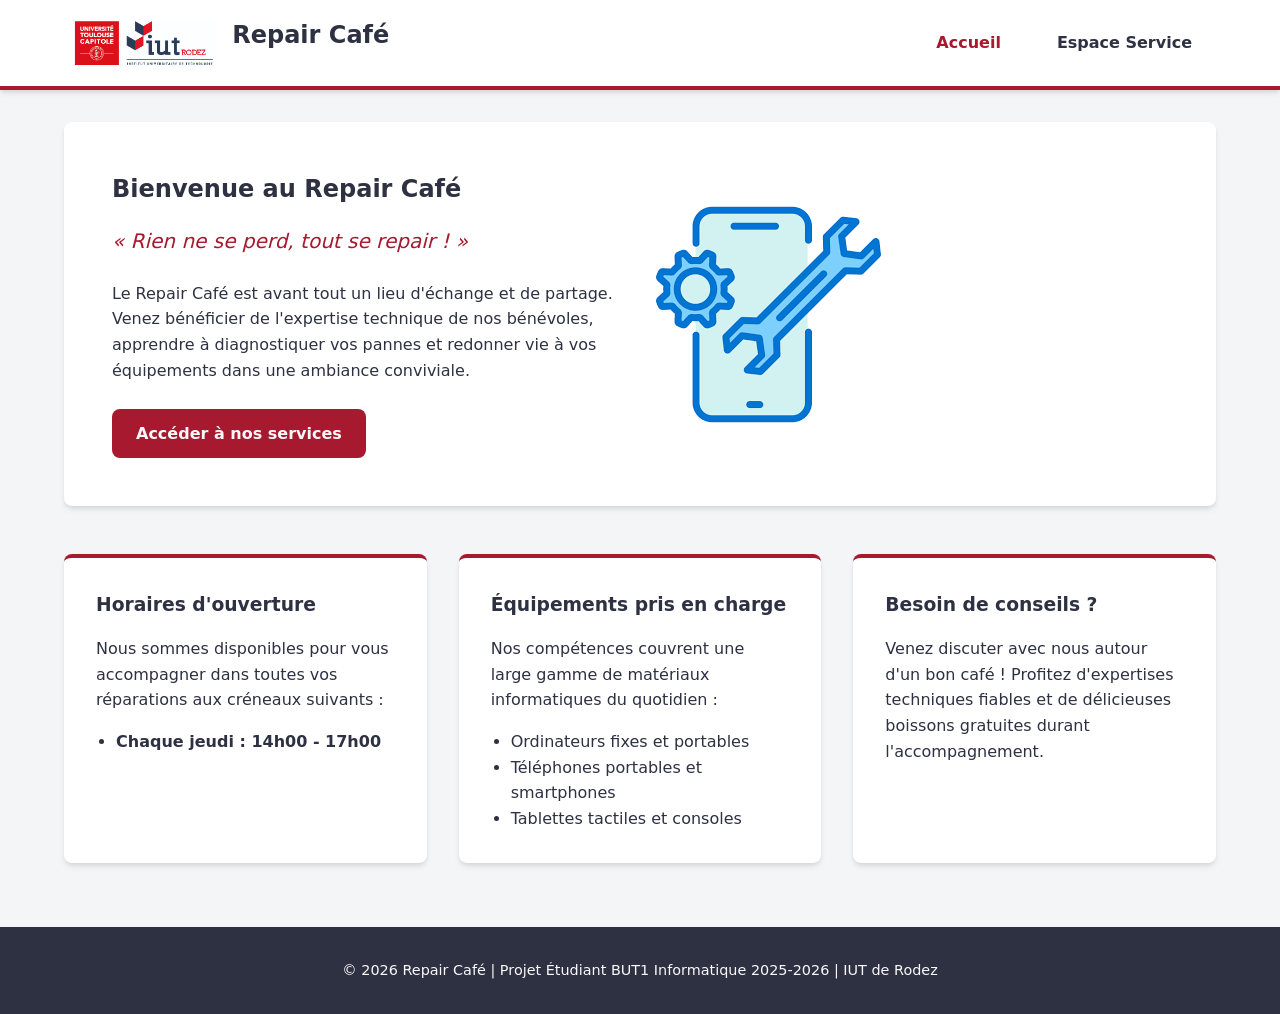
<file: index.html>
<!DOCTYPE html>
<html lang="fr">
<head>
    <meta charset="utf-8">
    <meta name="viewport" content="width=device-width, initial-scale=1.0">
    <title>Accueil - Repair Café | IUT de Rodez</title>
    <link rel="stylesheet" href="css/style.css">
</head>
<body>

    <header class="main-header">
        <nav class="nav-container">
            <div class="logo-block">
                <img src="../img/logo_iut.png" alt="Logo IUT de Rodez / Repair Café" class="logo-img">
                <h2>Repair Café</h2>
            </div>
            <ul class="nav-menu">
                <li><a href="index.html" class="nav-link active">Accueil</a></li>
                <li><a href="php/dashboard.php" class="nav-link">Espace Service</a></li>
            </ul>
        </nav>
    </header>

    <main class="main-container">
        
        <section class="hero-section">
            <div class="hero-text">
                <h1>Bienvenue au Repair Café</h1>
                <p style="font-size: 1.25rem; font-style: italic; color: var(--color-primary); margin-bottom: 1.5rem;">
                    « Rien ne se perd, tout se repair ! »
                </p>
                <p>Le Repair Café est avant tout un lieu d'échange et de partage. Venez bénéficier de l'expertise technique de nos bénévoles, apprendre à diagnostiquer vos pannes et redonner vie à vos équipements dans une ambiance conviviale.</p>
                <br>
                <a href="php/dashboard.php" class="btn">Accéder à nos services</a>
            </div>
            <img src="img/reparation.png" alt="Image de téléphone en réparation">
        </section>

        <section class="info-grid">
            <div class="info-card">
                <h3>Horaires d'ouverture</h3>
                <p>Nous sommes disponibles pour vous accompagner dans toutes vos réparations aux créneaux suivants :</p>
                <ul style="margin-top: 1rem; padding-left: 1.25rem; font-weight: 600;">
                    <li>Chaque jeudi : 14h00 - 17h00</li>
                </ul>
            </div>

            <div class="info-card">
                <h3>Équipements pris en charge</h3>
                <p>Nos compétences couvrent une large gamme de matériaux informatiques du quotidien :</p>
                <ul style="margin-top: 1rem; padding-left: 1.25rem;">
                    <li>Ordinateurs fixes et portables</li>
                    <li>Téléphones portables et smartphones</li>
                    <li>Tablettes tactiles et consoles</li>
                </ul>
            </div>

            <div class="info-card">
                <h3>Besoin de conseils ?</h3>
                <p>Venez discuter avec nous autour d'un bon café ! Profitez d'expertises techniques fiables et de délicieuses boissons gratuites durant l'accompagnement.</p>
            </div>
        </section>

    </main>

    <footer class="main-footer">
        <p>&copy; 2026 Repair Café | Projet Étudiant BUT1 Informatique 2025-2026 | IUT de Rodez</p>
    </footer>

</body>
</html>
</file>
<file: css/style.css>
/* ==========================================================================
   1. VARIABLES & DESIGN SYSTEM (Inspiré IUT de Rodez)
   ========================================================================== */
:root {
    --color-primary: #A6192E;       /* Rouge Institutionnel Rodez */
    --color-primary-hover: #821020; /* Rouge Sombre interactif */
    --color-text-dark: #2D3142;     /* Anthracite pour la lisibilité */
    --color-text-light: #F8F9FA;    /* Blanc cassé pour les contrastes */
    --color-bg-light: #F4F5F7;      /* Fond de page neutre */
    --color-surface: #FFFFFF;       /* Fond des cartes et blocs */
    --color-border: #DDE1E6;        /* Bordures subtiles */
    --color-success: #2A7B4C;       /* Vert validation */
    --font-main: 'Segoe UI', system-ui, -apple-system, sans-serif;
    --border-radius: 8px;
    --shadow: 0 4px 6px -1px rgba(0, 0, 0, 0.1), 0 2px 4px -1px rgba(0, 0, 0, 0.06);
}

/* ==========================================================================
   2. REINITIALISATION & STYLES GLOBAUX
   ========================================================================== */
* {
    box-sizing: border-box;
    margin: 0;
    padding: 0;
}

body {
    font-family: var(--font-main);
    background-color: var(--color-bg-light);
    color: var(--color-text-dark);
    line-height: 1.6;
}

a {
    color: inherit;
    text-decoration: none;
}

/* ==========================================================================
   3. STRUCTURE ET LAYOUT (HEADER / NAV / FOOTER)
   ========================================================================== */
.main-header {
    background-color: var(--color-surface);
    border-bottom: 4px solid var(--color-primary);
    box-shadow: var(--shadow);
    position: sticky;
    top: 0;
    z-index: 1000;
}

.nav-container {
    max-width: 1200px;
    margin: 0 auto;
    display: flex;
    justify-content: space-between;
    align-items: center;
    padding: 1rem 2rem;
}

.logo-block {
    display: flex;
    align-items: center;
    gap: 1rem;
}

.logo-img {
    height: 50px;
    width: auto;
    object-fit: contain;
}

.nav-menu {
    display: flex;
    list-style: none;
    gap: 1.5rem;
}

.nav-link {
    font-weight: 600;
    padding: 0.5rem 1rem;
    transition: color 0.2s ease;
}

.nav-link:hover, .nav-link.active {
    color: var(--color-primary);
}

.main-container {
    max-width: 1200px;
    margin: 2rem auto;
    padding: 0 1.5rem;
    min-height: 75vh;
}

.main-footer {
    background-color: var(--color-text-dark);
    color: var(--color-text-light);
    text-align: center;
    padding: 2rem 1rem;
    margin-top: 4rem;
    font-size: 0.9rem;
}

/* ==========================================================================
   4. COMPOSANTS (BOUTONS & TYPOGRAPHIE)
   ========================================================================== */
h1, h2, h3 {
    color: var(--color-text-dark);
    margin-bottom: 1rem;
}

.btn {
    display: inline-block;
    background-color: var(--color-primary);
    color: var(--color-text-light);
    padding: 0.75rem 1.5rem;
    border: none;
    border-radius: var(--border-radius);
    font-size: 1rem;
    font-weight: 600;
    cursor: pointer;
    transition: background-color 0.2s ease, transform 0.1s ease;
    text-align: center;
}

.btn:hover {
    background-color: var(--color-primary-hover);
}

.btn:active {
    transform: scale(0.98);
}

.btn-secondary {
    background-color: transparent;
    color: var(--color-primary);
    border: 2px solid var(--color-primary);
}

.btn-secondary:hover {
    background-color: var(--color-primary);
    color: var(--color-text-light);
}

/* ==========================================================================
   5. FORMULAIRES (COMMUNS ET STRUCTURES DE SAISIE)
   ========================================================================== */
.form-card {
    background-color: var(--color-surface);
    padding: 2.5rem;
    border-radius: var(--border-radius);
    box-shadow: var(--shadow);
    max-width: 600px;
    margin: 0 auto;
}

.form-group {
    margin-bottom: 1.25rem;
}

.form-group label {
    display: block;
    font-weight: 600;
    margin-bottom: 0.5rem;
}

.form-control {
    width: 100%;
    padding: 0.75rem;
    border: 1px solid var(--color-border);
    border-radius: var(--border-radius);
    font-family: inherit;
    font-size: 1rem;
    transition: border-color 0.2s ease;
}

.form-control:focus {
    outline: none;
    border-color: var(--color-primary);
    box-shadow: 0 0 0 3px rgba(166, 25, 46, 0.15);
}

.radio-group {
    display: grid;
    grid-template-columns: repeat(auto-fit, minmax(180px, 1fr));
    gap: 0.75rem;
    margin-top: 0.5rem;
}

.radio-label {
    display: flex;
    align-items: center;
    gap: 0.5rem;
    background: var(--color-bg-light);
    padding: 0.75rem;
    border-radius: var(--border-radius);
    cursor: pointer;
    border: 1px solid transparent;
}

.radio-label:hover {
    border-color: var(--color-border);
}

fieldset {
    border: 1px solid var(--color-border);
    border-radius: var(--border-radius);
    padding: 1.5rem;
    margin-bottom: 1.5rem;
}

legend {
    font-weight: 700;
    padding: 0 0.5rem;
    color: var(--color-primary);
}

.required-star {
    color: var(--color-primary);
    font-weight: bold;
}

.cache {
    display: none !important;
}

/* ==========================================================================
   6. PAGES SPECIFIQUES & GRILLES DE CONTENU
   ========================================================================== */
/* Accueil */
.hero-section {
    display: grid;
    grid-template-columns: 1fr 1fr;
    gap: 2rem;
    align-items: center;
    background-color: var(--color-surface);
    padding: 3rem;
    border-radius: var(--border-radius);
    box-shadow: var(--shadow);
    margin-bottom: 3rem;
}

.hero-img {
    width: 100%;
    height: 350px;
    object-fit: cover;
    border-radius: var(--border-radius);
}

.info-grid {
    display: grid;
    grid-template-columns: repeat(auto-fit, minmax(300px, 1fr));
    gap: 2rem;
}

.info-card {
    background-color: var(--color-surface);
    padding: 2rem;
    border-radius: var(--border-radius);
    box-shadow: var(--shadow);
    border-top: 4px solid var(--color-primary);
}

/* Dashboard */
.dashboard-grid {
    display: grid;
    grid-template-columns: repeat(auto-fit, minmax(280px, 1fr));
    gap: 2rem;
    margin-top: 2rem;
}

/* ==========================================================================
   7. RESPONSIVE DESIGN
   ========================================================================== */
@media (max-width: 768px) {
    .nav-container {
        flex-direction: column;
        gap: 1rem;
    }
    .hero-section {
        grid-template-columns: 1fr;
        padding: 1.5rem;
    }
    .hero-img {
        height: 200px;
    }
    .form-card {
        padding: 1.5rem;
    }
}
</file>
